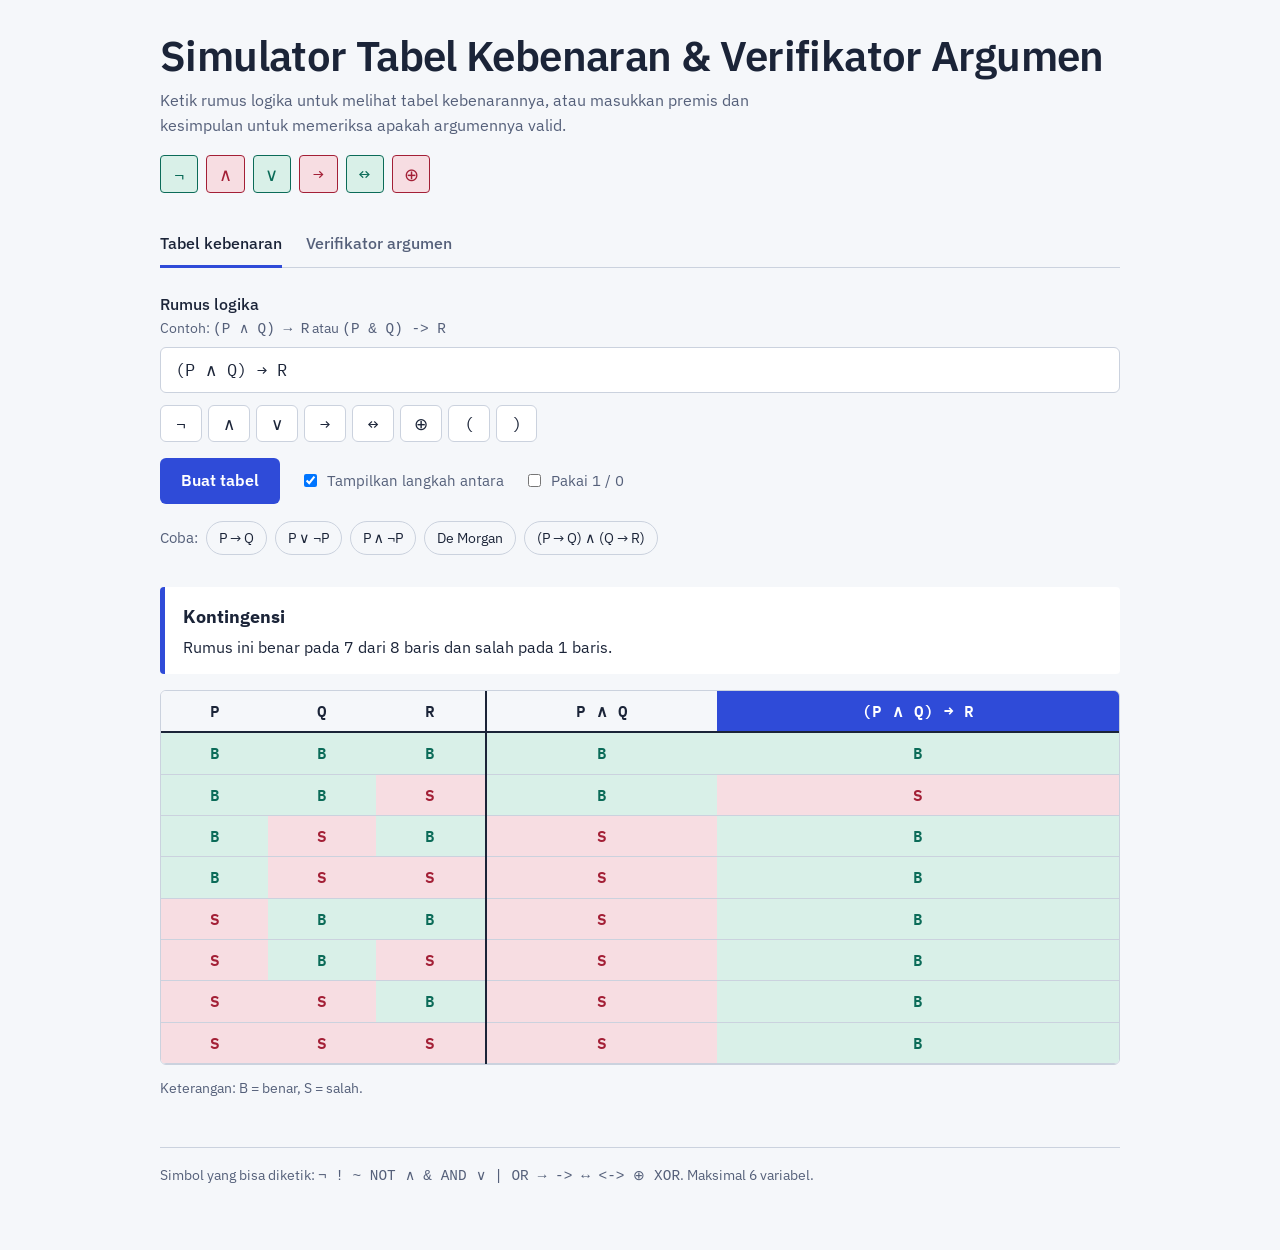
<file: index.html>
<!DOCTYPE html>
<html lang="id">
<head>
  <meta charset="UTF-8">
  <meta name="viewport" content="width=device-width, initial-scale=1">
  <title>Simulator Tabel Kebenaran & Verifikator Argumen</title>
  <meta name="description" content="Buat tabel kebenaran dan periksa validitas argumen logika proposisional.">
  <link rel="preconnect" href="https://fonts.googleapis.com">
  <link rel="preconnect" href="https://fonts.gstatic.com" crossorigin>
  <link href="https://fonts.googleapis.com/css2?family=IBM+Plex+Mono:wght@400;600&family=IBM+Plex+Sans:wght@400;500;600&display=swap" rel="stylesheet">
  <link rel="stylesheet" href="style.css">
</head>
<body>
  <main class="wrap">

    <header class="masthead">
      <h1>Simulator Tabel Kebenaran &amp; Verifikator Argumen</h1>
      <p>Ketik rumus logika untuk melihat tabel kebenarannya, atau masukkan premis dan kesimpulan untuk memeriksa apakah argumennya valid.</p>
      <ul class="glyphs" aria-hidden="true">
        <li>¬</li><li>∧</li><li>∨</li><li>→</li><li>↔</li><li>⊕</li>
      </ul>
    </header>

    <div class="tabs" role="tablist" aria-label="Pilih alat">
      <button class="tab" role="tab" id="tab-table" aria-controls="panel-table" aria-selected="true">Tabel kebenaran</button>
      <button class="tab" role="tab" id="tab-arg" aria-controls="panel-arg" aria-selected="false">Verifikator argumen</button>
    </div>

    <!-- ========== PANEL 1: TABEL KEBENARAN ========== -->
    <section class="panel" id="panel-table" role="tabpanel" aria-labelledby="tab-table">
      <label class="field" for="formula">
        Rumus logika
        <span class="hint">Contoh: <code>(P ∧ Q) → R</code> atau <code>(P &amp; Q) -&gt; R</code></span>
      </label>
      <input type="text" id="formula" value="(P ∧ Q) → R" autocomplete="off" spellcheck="false">

      <div class="ops" data-target="formula" aria-label="Sisipkan simbol">
        <button type="button" class="op" data-ins="¬" title="NOT (negasi)">¬</button>
        <button type="button" class="op" data-ins=" ∧ " title="AND (konjungsi)">∧</button>
        <button type="button" class="op" data-ins=" ∨ " title="OR (disjungsi)">∨</button>
        <button type="button" class="op" data-ins=" → " title="Implikasi">→</button>
        <button type="button" class="op" data-ins=" ↔ " title="Bikondisional">↔</button>
        <button type="button" class="op" data-ins=" ⊕ " title="XOR">⊕</button>
        <button type="button" class="op" data-ins="(" title="Kurung buka">(</button>
        <button type="button" class="op" data-ins=")" title="Kurung tutup">)</button>
      </div>

      <div class="actions">
        <button type="button" class="btn" id="btn-table">Buat tabel</button>
        <label class="check"><input type="checkbox" id="steps-table" checked> Tampilkan langkah antara</label>
        <label class="check"><input type="checkbox" id="bin-table"> Pakai 1 / 0</label>
      </div>

      <div class="examples">
        Coba:
        <button type="button" class="chip" data-formula="P → Q">P → Q</button>
        <button type="button" class="chip" data-formula="P ∨ ¬P">P ∨ ¬P</button>
        <button type="button" class="chip" data-formula="P ∧ ¬P">P ∧ ¬P</button>
        <button type="button" class="chip" data-formula="¬(P ∧ Q) ↔ (¬P ∨ ¬Q)">De Morgan</button>
        <button type="button" class="chip" data-formula="(P → Q) ∧ (Q → R)">(P → Q) ∧ (Q → R)</button>
      </div>

      <div class="result" id="result-table" aria-live="polite"></div>
    </section>

    <!-- ========== PANEL 2: VERIFIKATOR ARGUMEN ========== -->
    <section class="panel" id="panel-arg" role="tabpanel" aria-labelledby="tab-arg" hidden>
      <label class="field" for="premises">
        Premis
        <span class="hint">Satu premis per baris.</span>
      </label>
      <textarea id="premises" spellcheck="false">P → Q
P</textarea>

      <label class="field" for="conclusion" style="margin-top:1rem">Kesimpulan</label>
      <input type="text" id="conclusion" value="Q" autocomplete="off" spellcheck="false">

      <div class="ops" data-target="premises" aria-label="Sisipkan simbol">
        <button type="button" class="op" data-ins="¬">¬</button>
        <button type="button" class="op" data-ins=" ∧ ">∧</button>
        <button type="button" class="op" data-ins=" ∨ ">∨</button>
        <button type="button" class="op" data-ins=" → ">→</button>
        <button type="button" class="op" data-ins=" ↔ ">↔</button>
        <button type="button" class="op" data-ins=" ⊕ ">⊕</button>
        <button type="button" class="op" data-ins="(">(</button>
        <button type="button" class="op" data-ins=")">)</button>
      </div>

      <div class="actions">
        <button type="button" class="btn" id="btn-arg">Periksa argumen</button>
        <label class="check"><input type="checkbox" id="bin-arg"> Pakai 1 / 0</label>
      </div>

      <div class="examples">
        Contoh:
        <button type="button" class="chip" data-prem="P → Q&#10;P" data-conc="Q">Modus ponens</button>
        <button type="button" class="chip" data-prem="P → Q&#10;¬Q" data-conc="¬P">Modus tollens</button>
        <button type="button" class="chip" data-prem="P → Q&#10;Q → R" data-conc="P → R">Silogisme hipotetis</button>
        <button type="button" class="chip" data-prem="P ∨ Q&#10;¬P" data-conc="Q">Silogisme disjungtif</button>
        <button type="button" class="chip" data-prem="P → Q&#10;Q" data-conc="P">Kekeliruan: menegaskan konsekuen</button>
      </div>

      <div class="result" id="result-arg" aria-live="polite"></div>
    </section>

    <footer class="footer">
      Simbol yang bisa diketik: <code>¬ ! ~ NOT</code> &nbsp; <code>∧ &amp; AND</code> &nbsp; <code>∨ | OR</code> &nbsp; <code>→ -&gt;</code> &nbsp; <code>↔ &lt;-&gt;</code> &nbsp; <code>⊕ XOR</code>. Maksimal 6 variabel.
    </footer>
  </main>

  <script src="script.js"></script>
</body>
</html>
</file>
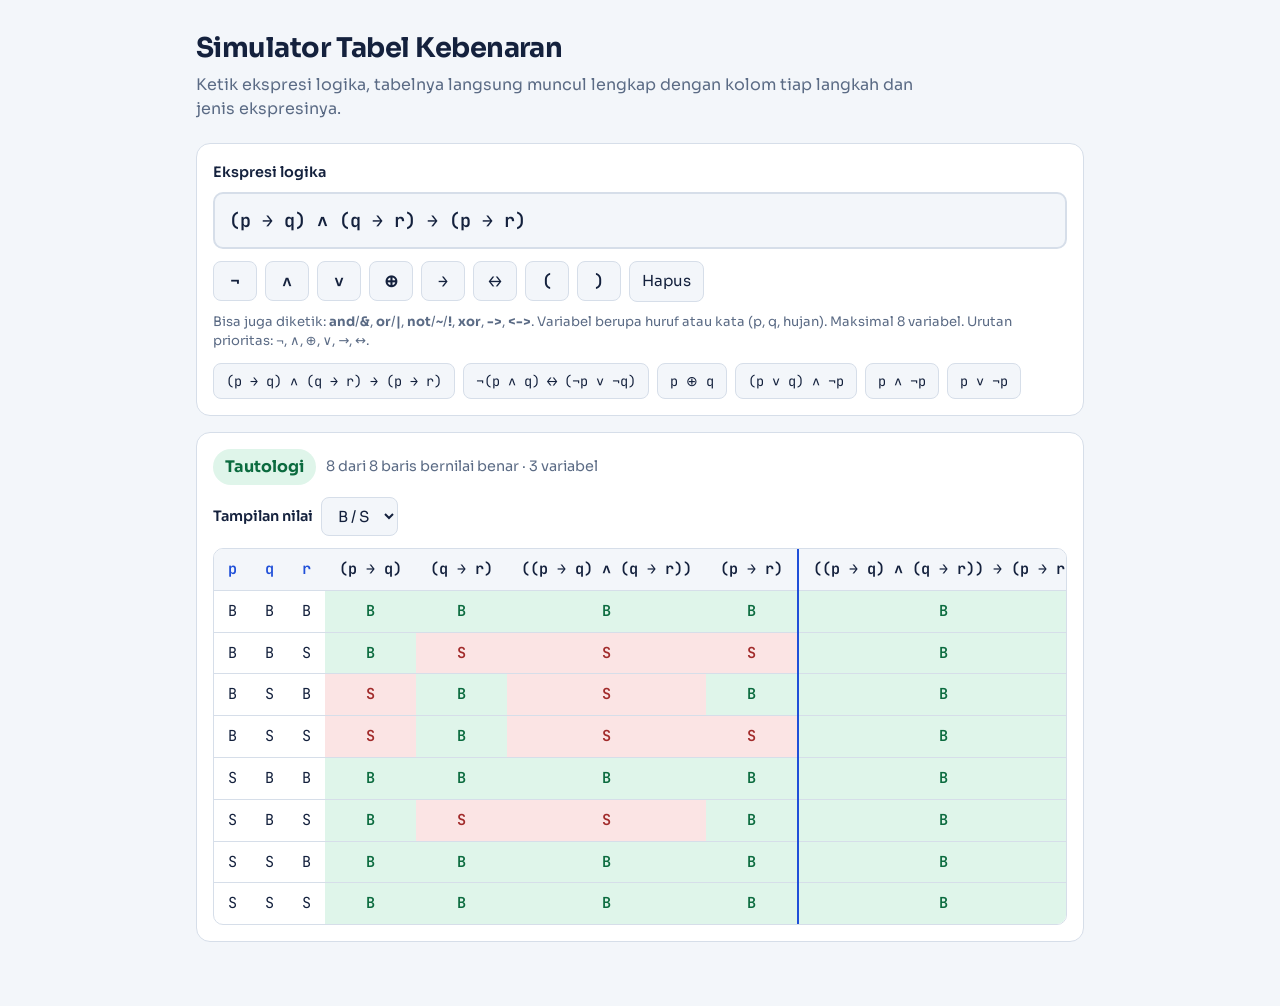
<file: Simulator Tabel Kebenaran.html>
<!DOCTYPE html>
<html lang="id">
<head>
<meta charset="utf-8">
<meta name="viewport" content="width=device-width, initial-scale=1, viewport-fit=cover">
<title>Simulator Tabel Kebenaran</title>
<link href="https://fonts.googleapis.com/css2?family=Sora:wght@400;600;700&family=JetBrains+Mono:wght@400;600&display=swap" rel="stylesheet">
<style>
:root{box-sizing:border-box;padding-top:env(safe-area-inset-top,0px);padding-bottom:env(safe-area-inset-bottom,0px);
--bg:#f3f6fa;--panel:#ffffff;--ink:#14213d;--muted:#5b6b85;--line:#d6dee9;--accent:#1f4fd8;--accent-ink:#fff;
--t-bg:#dff5ea;--t-ink:#0b6b3f;--f-bg:#fbe4e4;--f-ink:#a12a2a;--final:#eef3ff}
@media (prefers-color-scheme:dark){:root:not([data-theme="light"]){--bg:#0e1522;--panel:#161f31;--ink:#e6ecf7;--muted:#92a1bd;--line:#2a3750;--accent:#6c8dff;--accent-ink:#0e1522;--t-bg:#12372a;--t-ink:#6fe0a5;--f-bg:#3d1c20;--f-ink:#ff9a9a;--final:#1c2848}}
:root[data-theme="dark"]{--bg:#0e1522;--panel:#161f31;--ink:#e6ecf7;--muted:#92a1bd;--line:#2a3750;--accent:#6c8dff;--accent-ink:#0e1522;--t-bg:#12372a;--t-ink:#6fe0a5;--f-bg:#3d1c20;--f-ink:#ff9a9a;--final:#1c2848}
html{scroll-padding-top:env(safe-area-inset-top,0px)}
*,*:before,*:after{box-sizing:inherit}
body{margin:0;background:var(--bg);color:var(--ink);font-family:'Sora',system-ui,-apple-system,'Segoe UI',sans-serif;line-height:1.5}
main{max-width:920px;margin:0 auto;padding:28px 16px 48px}
h1{font-size:1.7rem;margin:0 0 4px;letter-spacing:-.02em}
.sub{color:var(--muted);margin:0 0 22px;max-width:60ch}
.panel{background:var(--panel);border:1px solid var(--line);border-radius:14px;padding:16px;margin-bottom:16px}
label{font-weight:600;font-size:.9rem}
#expr{width:100%;margin-top:8px;padding:14px;font:600 1.15rem 'JetBrains Mono',ui-monospace,Menlo,monospace;color:var(--ink);background:var(--bg);border:2px solid var(--line);border-radius:10px}
#expr:focus{outline:none;border-color:var(--accent)}
.row{display:flex;flex-wrap:wrap;gap:8px;margin-top:12px;align-items:center}
button,select{font:inherit;font-size:.95rem;color:var(--ink);background:var(--bg);border:1px solid var(--line);border-radius:8px;padding:8px 12px;cursor:pointer}
button:hover{border-color:var(--accent)}
button:focus-visible,select:focus-visible,#expr:focus-visible{outline:3px solid var(--accent);outline-offset:2px}
.op{font:600 1.05rem 'JetBrains Mono',monospace;min-width:44px}
.ex{font:400 .85rem 'JetBrains Mono',monospace}
.hint{color:var(--muted);font-size:.82rem;margin-top:10px}
#msg{color:var(--f-ink);background:var(--f-bg);padding:10px 12px;border-radius:8px;margin-bottom:16px;display:none}
#verdict{display:flex;flex-wrap:wrap;gap:10px;align-items:center;margin-bottom:12px}
.badge{font-weight:700;padding:6px 12px;border-radius:999px;background:var(--final);color:var(--accent)}
.badge.t{background:var(--t-bg);color:var(--t-ink)}.badge.f{background:var(--f-bg);color:var(--f-ink)}
.stat{color:var(--muted);font-size:.9rem}
.scroll{overflow-x:auto;border:1px solid var(--line);border-radius:10px}
table{border-collapse:collapse;width:100%;font-family:'JetBrains Mono',ui-monospace,monospace;font-size:.95rem}
th,td{padding:9px 14px;text-align:center;border-bottom:1px solid var(--line);white-space:nowrap}
th{background:var(--bg);font-weight:600;position:sticky;top:0}
th.var{color:var(--accent)}
th.fin,td.fin{border-left:2px solid var(--accent)}
td.T{background:var(--t-bg);color:var(--t-ink);font-weight:600}
td.F{background:var(--f-bg);color:var(--f-ink);font-weight:600}
td.var.T,td.var.F{background:transparent;color:var(--ink);font-weight:400}
tr:last-child td{border-bottom:none}
tr.hl td{box-shadow:inset 0 0 0 9999px rgba(31,79,216,.07)}
</style>
</head>
<body>
<main>
<h1>Simulator Tabel Kebenaran</h1>
<p class="sub">Ketik ekspresi logika, tabelnya langsung muncul lengkap dengan kolom tiap langkah dan jenis ekspresinya.</p>

<div class="panel">
  <label for="expr">Ekspresi logika</label>
  <input id="expr" type="text" value="(p → q) ∧ (q → r) → (p → r)" autocomplete="off" spellcheck="false" inputmode="text">
  <div class="row" id="ops"></div>
  <div class="hint">Bisa juga diketik: <b>and</b>/<b>&amp;</b>, <b>or</b>/<b>|</b>, <b>not</b>/<b>~</b>/<b>!</b>, <b>xor</b>, <b>-&gt;</b>, <b>&lt;-&gt;</b>. Variabel berupa huruf atau kata (p, q, hujan). Maksimal 8 variabel. Urutan prioritas: ¬, ∧, ⊕, ∨, →, ↔.</div>
  <div class="row" id="examples"></div>
</div>

<div id="msg" role="alert"></div>

<div class="panel" id="result" hidden>
  <div id="verdict"></div>
  <div class="row" style="margin:0 0 12px">
    <label for="fmt">Tampilan nilai</label>
    <select id="fmt"><option value="BS">B / S</option><option value="TF">T / F</option><option value="01">1 / 0</option></select>
  </div>
  <div class="scroll"><table id="tbl"></table></div>
</div>
</main>

<script>
(function(){
  var OPS=[['¬','¬'],['∧','∧'],['∨','∨'],['⊕','⊕'],['→','→'],['↔','↔'],['(','('],[')',')']];
  var EXAMPLES=['(p → q) ∧ (q → r) → (p → r)','¬(p ∧ q) ↔ (¬p ∨ ¬q)','p ⊕ q','(p ∨ q) ∧ ¬p','p ∧ ¬p','p ∨ ¬p'];
  var input=document.getElementById('expr'),msg=document.getElementById('msg'),res=document.getElementById('result'),
      tbl=document.getElementById('tbl'),verdict=document.getElementById('verdict'),fmt=document.getElementById('fmt');

  function tokenize(s){
    var out=[],i=0,m;
    while(i<s.length){
      var r=s.slice(i);
      if(/^\s/.test(r)){i++;continue}
      if(m=r.match(/^(<->|<=>|↔|⇔)/)) out.push({k:'iff'});
      else if(m=r.match(/^(->|=>|→|⇒)/)) out.push({k:'imp'});
      else if(m=r.match(/^(⊕|\^)/)) out.push({k:'xor'});
      else if(m=r.match(/^(∧|&&|&)/)) out.push({k:'and'});
      else if(m=r.match(/^(∨|\|\||\|)/)) out.push({k:'or'});
      else if(m=r.match(/^(¬|~|!)/)) out.push({k:'not'});
      else if(m=r.match(/^\(/)) out.push({k:'('});
      else if(m=r.match(/^\)/)) out.push({k:')'});
      else if(m=r.match(/^[A-Za-z_][A-Za-z0-9_]*/)){
        var w=m[0],lw=w.toLowerCase();
        var kw={and:'and',dan:'and',or:'or',atau:'or',not:'not',tidak:'not',xor:'xor',implies:'imp',iff:'iff'}[lw];
        out.push(kw?{k:kw}:{k:'var',n:w});
      } else throw new Error('Karakter "'+r[0]+'" tidak dikenali.');
      i+=m[0].length;
    }
    return out;
  }

  function parse(tokens){
    var p=0;
    function peek(){return tokens[p]&&tokens[p].k}
    function eat(k){if(peek()!==k)throw new Error(k===')'?'Tanda kurung belum ditutup.':'Ekspresi tidak lengkap.');return tokens[p++]}
    function left(next,kind){
      return function(){var a=next();while(peek()===kind){p++;a={t:'bin',op:kind,a:a,b:next()}}return a}
    }
    function unary(){
      if(peek()==='not'){p++;return {t:'not',a:unary()}}
      if(peek()==='('){p++;var e=iff();eat(')');return e}
      if(peek()==='var'){return {t:'var',n:tokens[p++].n}}
      throw new Error(p>=tokens.length?'Ekspresi berakhir terlalu cepat, ada operand yang kurang.':'Posisi operator tidak tepat.');
    }
    var and=left(unary,'and'),xor=left(and,'xor'),or=left(xor,'or');
    function imp(){var a=or();if(peek()==='imp'){p++;return {t:'bin',op:'imp',a:a,b:imp()}}return a}
    var iff=left(imp,'iff');
    var tree=iff();
    if(p<tokens.length) throw new Error(peek()===')'?'Ada tanda kurung tutup yang berlebih.':'Operator hilang di antara dua operand.');
    return tree;
  }

  var SYM={and:'∧',or:'∨',xor:'⊕',imp:'→',iff:'↔'};
  function str(n,top){
    if(n.t==='var')return n.n;
    if(n.t==='not')return '¬'+str(n.a,false);
    var s=str(n.a,false)+' '+SYM[n.op]+' '+str(n.b,false);
    return top?s:'('+s+')';
  }
  function ev(n,env){
    if(n.t==='var')return env[n.n];
    if(n.t==='not')return !ev(n.a,env);
    var a=ev(n.a,env),b=ev(n.b,env);
    switch(n.op){case 'and':return a&&b;case 'or':return a||b;case 'xor':return a!==b;case 'imp':return !a||b;case 'iff':return a===b}
  }
  function collect(n,vars,subs,seen){
    if(n.t==='var'){if(vars.indexOf(n.n)<0)vars.push(n.n);return}
    collect(n.a,vars,subs,seen);if(n.b)collect(n.b,vars,subs,seen);
    var k=str(n,false);if(!seen[k]){seen[k]=1;subs.push(n)}
  }
  function show(v){var f=fmt.value;return f==='01'?(v?'1':'0'):f==='TF'?(v?'T':'F'):(v?'B':'S')}

  function render(){
    var src=input.value.trim();
    msg.style.display='none';
    if(!src){res.hidden=true;return}
    try{
      var tree=parse(tokenize(src)),vars=[],subs=[],seen={};
      collect(tree,vars,subs,seen);
      if(tree.t==='var'){subs=[tree]}
      if(vars.length>8)throw new Error('Maksimal 8 variabel (lebih dari itu tabel terlalu besar).');
      vars.sort();
      var n=vars.length,rows=1<<n,html='<thead><tr>',trues=0,cols=subs.length;
      vars.forEach(function(v){html+='<th class="var">'+v+'</th>'});
      subs.forEach(function(s,i){html+='<th'+(i===cols-1?' class="fin"':'')+'>'+str(s,i===cols-1)+'</th>'});
      html+='</tr></thead><tbody>';
      for(var r=0;r<rows;r++){
        var env={};
        vars.forEach(function(v,i){env[v]=!((r>>(n-1-i))&1)});
        html+='<tr>';
        vars.forEach(function(v){html+='<td class="var '+(env[v]?'T':'F')+'">'+show(env[v])+'</td>'});
        subs.forEach(function(s,i){var val=ev(s,env);if(i===cols-1&&val)trues++;
          html+='<td class="'+(val?'T':'F')+(i===cols-1?' fin':'')+'">'+show(val)+'</td>'});
        html+='</tr>';
      }
      tbl.innerHTML=html+'</tbody>';
      var kind=trues===rows?['Tautologi','t']:trues===0?['Kontradiksi','f']:['Kontingensi',''];
      verdict.innerHTML='<span class="badge '+kind[1]+'">'+kind[0]+'</span><span class="stat">'+trues+' dari '+rows+' baris bernilai benar · '+n+' variabel</span>';
      res.hidden=false;
    }catch(e){
      msg.textContent=e.message;msg.style.display='block';res.hidden=true;
    }
  }

  function insert(t){
    var s=input.selectionStart==null?input.value.length:input.selectionStart,e=input.selectionEnd==null?s:input.selectionEnd;
    input.value=input.value.slice(0,s)+t+input.value.slice(e);
    input.focus();input.setSelectionRange(s+t.length,s+t.length);render();
  }
  var opsBox=document.getElementById('ops');
  OPS.forEach(function(o){var b=document.createElement('button');b.className='op';b.textContent=o[0];b.type='button';
    b.setAttribute('aria-label','Sisipkan '+o[0]);b.onclick=function(){insert(o[1])};opsBox.appendChild(b)});
  var clr=document.createElement('button');clr.textContent='Hapus';clr.type='button';
  clr.onclick=function(){input.value='';input.focus();render()};opsBox.appendChild(clr);
  var exBox=document.getElementById('examples');
  EXAMPLES.forEach(function(x){var b=document.createElement('button');b.className='ex';b.type='button';b.textContent=x;
    b.onclick=function(){input.value=x;render()};exBox.appendChild(b)});
  input.addEventListener('input',render);fmt.addEventListener('change',render);
  render();
})();
</script>
</body>
</html>
</file>
<file: style.css>
/* ==========================================================
   Simulator Tabel Kebenaran & Verifikator Argumen
   style.css
   ========================================================== */

:root {
  --paper: #f5f7fa;
  --surface: #ffffff;
  --ink: #1b2438;
  --ink-soft: #55607a;
  --line: #cbd2de;
  --accent: #2f4bd8;
  --accent-ink: #ffffff;
  --true-fg: #0b6b58;
  --true-bg: #d9f0e8;
  --false-fg: #a31f36;
  --false-bg: #f7dde2;
  --warn-bg: #fff3cf;
  --font-body: "IBM Plex Sans", system-ui, -apple-system, "Segoe UI", Roboto, sans-serif;
  --font-mono: "IBM Plex Mono", ui-monospace, "SFMono-Regular", Menlo, Consolas, monospace;
}

@media (prefers-color-scheme: dark) {
  :root {
    --paper: #12161f;
    --surface: #1a2030;
    --ink: #e8ecf5;
    --ink-soft: #9aa6c0;
    --line: #333d55;
    --accent: #7d92ff;
    --accent-ink: #10152a;
    --true-fg: #6fe0c0;
    --true-bg: #123a30;
    --false-fg: #ff9aab;
    --false-bg: #45182273;
    --warn-bg: #4a3d12;
  }
}

* { box-sizing: border-box; }

html { scroll-padding-top: 1rem; }

body {
  margin: 0;
  background: var(--paper);
  color: var(--ink);
  font-family: var(--font-body);
  font-size: 1rem;
  line-height: 1.55;
}

.wrap {
  width: min(960px, 100% - 2rem);
  margin-inline: auto;
  padding-block: 2rem 4rem;
}

/* ---------- Kepala halaman ---------- */
.masthead { margin-bottom: 1.75rem; }

.masthead h1 {
  margin: 0 0 0.5rem;
  font-size: clamp(1.7rem, 4.5vw, 2.6rem);
  font-weight: 600;
  line-height: 1.15;
  letter-spacing: -0.015em;
}

.masthead p {
  margin: 0;
  max-width: 62ch;
  color: var(--ink-soft);
}

/* Deretan simbol sebagai ciri khas halaman */
.glyphs {
  display: flex;
  flex-wrap: wrap;
  gap: 0.5rem;
  margin: 1.1rem 0 0;
  padding: 0;
  list-style: none;
  font-family: var(--font-mono);
  font-size: 1.15rem;
}

.glyphs li {
  display: grid;
  place-items: center;
  width: 2.4rem;
  height: 2.4rem;
  border: 1.5px solid var(--ink);
  border-radius: 4px;
}

.glyphs li:nth-child(odd) { background: var(--true-bg); color: var(--true-fg); border-color: var(--true-fg); }
.glyphs li:nth-child(even) { background: var(--false-bg); color: var(--false-fg); border-color: var(--false-fg); }

/* ---------- Tab ---------- */
.tabs {
  display: flex;
  gap: 1.5rem;
  border-bottom: 1px solid var(--line);
  margin-bottom: 1.5rem;
}

.tab {
  appearance: none;
  background: none;
  border: 0;
  border-bottom: 3px solid transparent;
  padding: 0.6rem 0;
  margin-bottom: -1px;
  font: inherit;
  font-weight: 500;
  color: var(--ink-soft);
  cursor: pointer;
}

.tab[aria-selected="true"] {
  color: var(--ink);
  border-bottom-color: var(--accent);
}

.tab:hover { color: var(--ink); }

/* ---------- Form ---------- */
.panel[hidden] { display: none; }

label.field {
  display: block;
  margin-bottom: 0.4rem;
  font-weight: 500;
}

.hint {
  display: block;
  font-weight: 400;
  font-size: 0.9rem;
  color: var(--ink-soft);
}

input[type="text"],
textarea {
  width: 100%;
  padding: 0.7rem 0.85rem;
  font-family: var(--font-mono);
  font-size: 1.05rem;
  color: var(--ink);
  background: var(--surface);
  border: 1.5px solid var(--line);
  border-radius: 6px;
}

textarea { resize: vertical; min-height: 6.5rem; }

input[type="text"]:focus,
textarea:focus,
button:focus-visible,
select:focus-visible {
  outline: 3px solid var(--accent);
  outline-offset: 2px;
}

.ops {
  display: flex;
  flex-wrap: wrap;
  gap: 0.4rem;
  margin: 0.75rem 0 1rem;
}

.op {
  min-width: 2.6rem;
  padding: 0.4rem 0.7rem;
  font-family: var(--font-mono);
  font-size: 1.05rem;
  color: var(--ink);
  background: var(--surface);
  border: 1.5px solid var(--line);
  border-radius: 6px;
  cursor: pointer;
}

.op:hover { border-color: var(--ink); }

.actions {
  display: flex;
  flex-wrap: wrap;
  align-items: center;
  gap: 0.75rem 1.25rem;
  margin-top: 1rem;
}

.btn {
  padding: 0.65rem 1.3rem;
  font: inherit;
  font-weight: 600;
  color: var(--accent-ink);
  background: var(--accent);
  border: 0;
  border-radius: 6px;
  cursor: pointer;
}

.btn:hover { filter: brightness(1.08); }

.btn.ghost {
  color: var(--ink);
  background: transparent;
  border: 1.5px solid var(--line);
  font-weight: 500;
}

.check {
  display: inline-flex;
  align-items: center;
  gap: 0.45rem;
  font-size: 0.95rem;
  color: var(--ink-soft);
  cursor: pointer;
}

.examples {
  display: flex;
  flex-wrap: wrap;
  align-items: center;
  gap: 0.5rem;
  margin-top: 1.1rem;
  font-size: 0.92rem;
  color: var(--ink-soft);
}

.chip {
  padding: 0.3rem 0.75rem;
  font: inherit;
  font-size: 0.9rem;
  color: var(--ink);
  background: transparent;
  border: 1px solid var(--line);
  border-radius: 999px;
  cursor: pointer;
}

.chip:hover { border-color: var(--accent); color: var(--accent); }

/* ---------- Hasil ---------- */
.result { margin-top: 2rem; }

.error {
  padding: 0.8rem 1rem;
  color: var(--false-fg);
  background: var(--false-bg);
  border-left: 4px solid var(--false-fg);
  border-radius: 4px;
}

.verdict {
  margin: 0 0 1rem;
  padding: 0.9rem 1.1rem;
  border-left: 5px solid var(--ink);
  border-radius: 4px;
  background: var(--surface);
}

.verdict strong { display: block; font-size: 1.15rem; }
.verdict.good { border-left-color: var(--true-fg); background: var(--true-bg); }
.verdict.bad { border-left-color: var(--false-fg); background: var(--false-bg); }
.verdict.neutral { border-left-color: var(--accent); }
.verdict p { margin: 0.3rem 0 0; }
.verdict code { font-family: var(--font-mono); }

.table-scroll {
  overflow-x: auto;
  border: 1px solid var(--line);
  border-radius: 6px;
  background: var(--surface);
}

table.tt {
  border-collapse: collapse;
  width: 100%;
  font-family: var(--font-mono);
  font-size: 0.98rem;
  text-align: center;
}

table.tt th,
table.tt td {
  padding: 0.5rem 0.85rem;
  border-bottom: 1px solid var(--line);
  white-space: nowrap;
}

table.tt thead th {
  font-weight: 600;
  background: var(--paper);
  border-bottom: 2px solid var(--ink);
}

table.tt th.sep,
table.tt td.sep { border-left: 2px solid var(--ink); }

table.tt th.final { background: var(--accent); color: var(--accent-ink); }
table.tt th.premise { background: var(--warn-bg); }
table.tt th.conclusion { background: var(--accent); color: var(--accent-ink); }

td.v-true { color: var(--true-fg); background: var(--true-bg); font-weight: 600; }
td.v-false { color: var(--false-fg); background: var(--false-bg); font-weight: 600; }

tr.critical td:first-child { box-shadow: inset 4px 0 0 var(--accent); }
tr.counter td { outline: 2px solid var(--false-fg); outline-offset: -2px; }

.legend {
  margin: 0.75rem 0 0;
  font-size: 0.9rem;
  color: var(--ink-soft);
}

.footer {
  margin-top: 3rem;
  padding-top: 1rem;
  border-top: 1px solid var(--line);
  font-size: 0.9rem;
  color: var(--ink-soft);
}

@media (max-width: 520px) {
  .tabs { gap: 1rem; }
  table.tt th, table.tt td { padding: 0.4rem 0.6rem; }
}

@media (prefers-reduced-motion: reduce) {
  * { transition: none !important; animation: none !important; }
}
</file>
